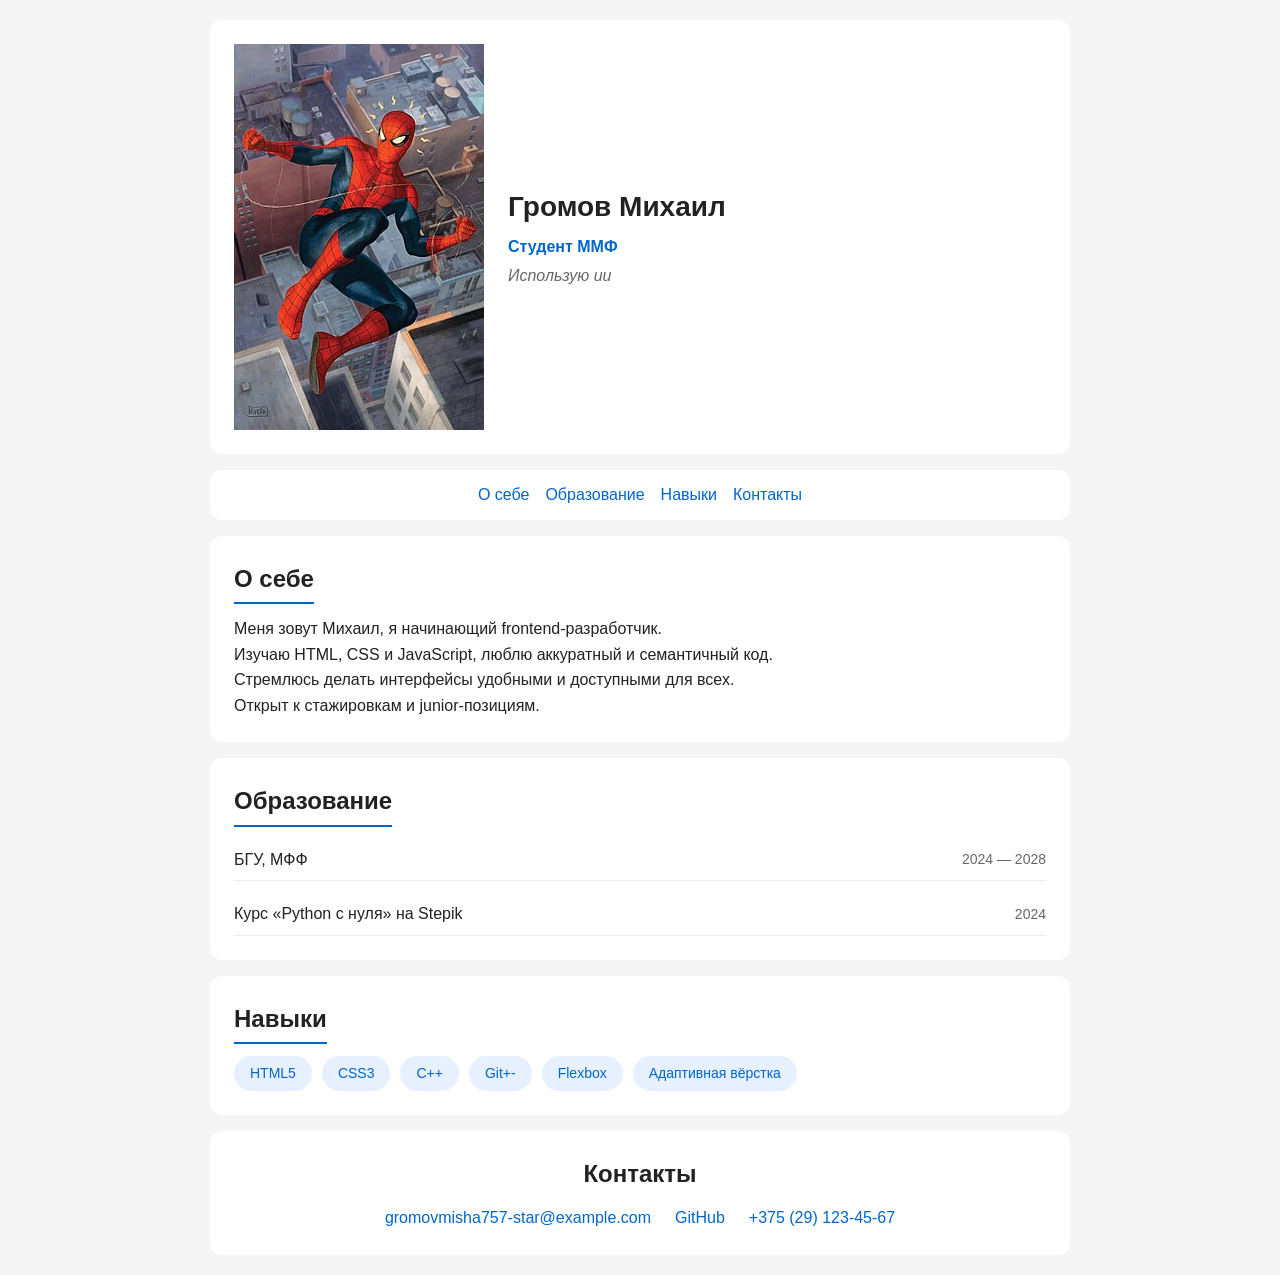
<file: task1/index.html>
<!DOCTYPE html>
<html lang="ru">
<head>
    <meta charset="utf-8">
    <meta name="viewport" content="width=device-width, initial-scale=1.0">
    <title>Резюме — Громов Михаил</title>
    <link rel="stylesheet" href="style.css">
</head>
<body>

    <header class="header">
        <img src="img/avatar.jpg">
        <div class="header-info">
            <h1>Громов Михаил</h1>
            <p class="position">Студент ММФ</p>
            <p class="slogan">Использую ии</p>
        </div>
    </header>

    <nav class="nav">
        <a href="#about">О себе</a>
        <a href="#education">Образование</a>
        <a href="#skills">Навыки</a>
        <a href="#contacts">Контакты</a>
    </nav>

    <main>

        <section id="about" class="section">
            <h2>О себе</h2>
            <article>
                <p>Меня зовут Михаил, я начинающий frontend-разработчик.</p>
                <p>Изучаю HTML, CSS и JavaScript, люблю аккуратный и семантичный код.</p>
                <p>Стремлюсь делать интерфейсы удобными и доступными для всех.</p>
                <p>Открыт к стажировкам и junior-позициям.</p>
            </article>
        </section>

        <section id="education" class="section">
            <h2>Образование</h2>
            <ul class="education-list">
                <li>
                    <span class="edu-place">БГУ, МФФ</span>
                    <span class="edu-years">2024 — 2028</span>
                </li>
                <li>
                    <span class="edu-place">Курс «Python с нуля» на Stepik</span>
                    <span class="edu-years">2024</span>
                </li>
            </ul>
        </section>

        <section id="skills" class="section">
            <h2>Навыки</h2>
            <div class="skills">
                <span class="skill">HTML5</span>
                <span class="skill">CSS3</span>
                <span class="skill">C++</span>
                <span class="skill">Git+-</span>
                <span class="skill">Flexbox</span>
                <span class="skill">Адаптивная вёрстка</span>
            </div>
        </section>

    </main>

    <footer id="contacts" class="footer">
        <h2>Контакты</h2>
        <div class="contacts">
            <a href="mailto:mikhail@example.com">gromovmisha757-star@example.com</a>
            <a href="https://github.com/gromovmisha757-star" target="_blank" rel="noopener">GitHub</a>
            <a href="tel:+375291234567">+375 (29) 123-45-67</a>
        </div>
    </footer>

</body>
</html>
</file>
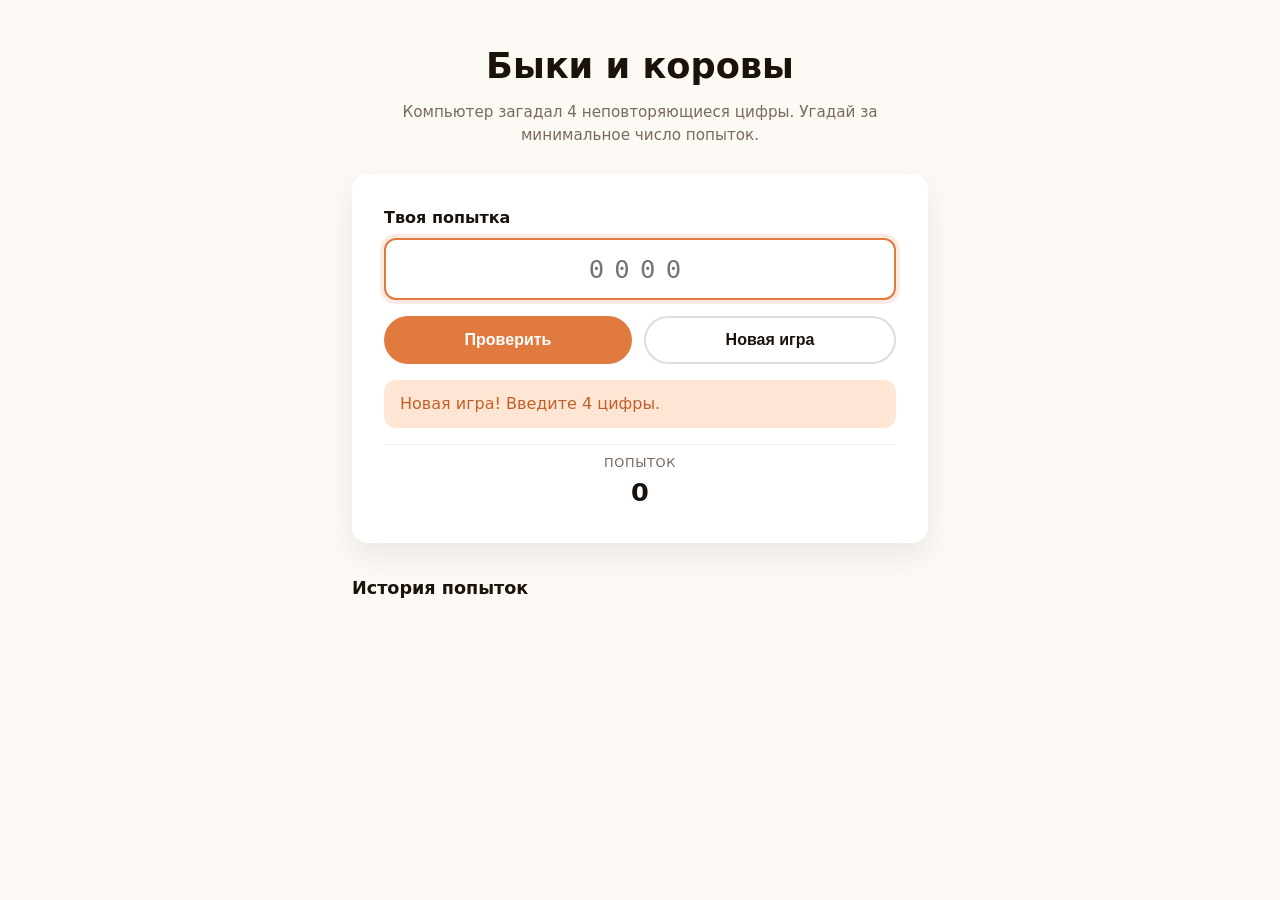
<file: task3/index.html>
<!DOCTYPE html>
<html lang="ru">
<head>
  <meta charset="utf-8">
  <meta name="viewport" content="width=device-width, initial-scale=1">
  <title>Быки и коровы</title>
  <link rel="stylesheet" href="style.css">
</head>
<body>

  <main class="game">
    <header class="game__header">
      <h1 class="game__title">Быки и коровы</h1>
      <p class="game__subtitle">
        Компьютер загадал 4 неповторяющиеся цифры.
        Угадай за минимальное число попыток.
      </p>
    </header>

    <section class="game__panel">
      <label class="field">
        <span class="field__label">Твоя попытка</span>
        <input
          type="text"
          id="guess-input"
          class="field__input"
          maxlength="4"
          inputmode="numeric"
          autocomplete="off"
          placeholder="0000">
      </label>

      <div class="game__buttons">
        <button type="button" id="check-btn" class="btn btn--primary">Проверить</button>
        <button type="button" id="new-btn" class="btn btn--ghost">Новая игра</button>
      </div>

      <p class="game__message" id="message"></p>

      <div class="stats">
        <div class="stats__item">
          <span class="stats__label">Попыток</span>
          <span class="stats__value" id="attempts">0</span>
        </div>
      </div>
    </section>

    <section class="history">
      <h2 class="history__title">История попыток</h2>
      <ul class="history__list" id="history"></ul>
    </section>
  </main>

  <script src="script.js"></script>
</body>
</html>
</file>
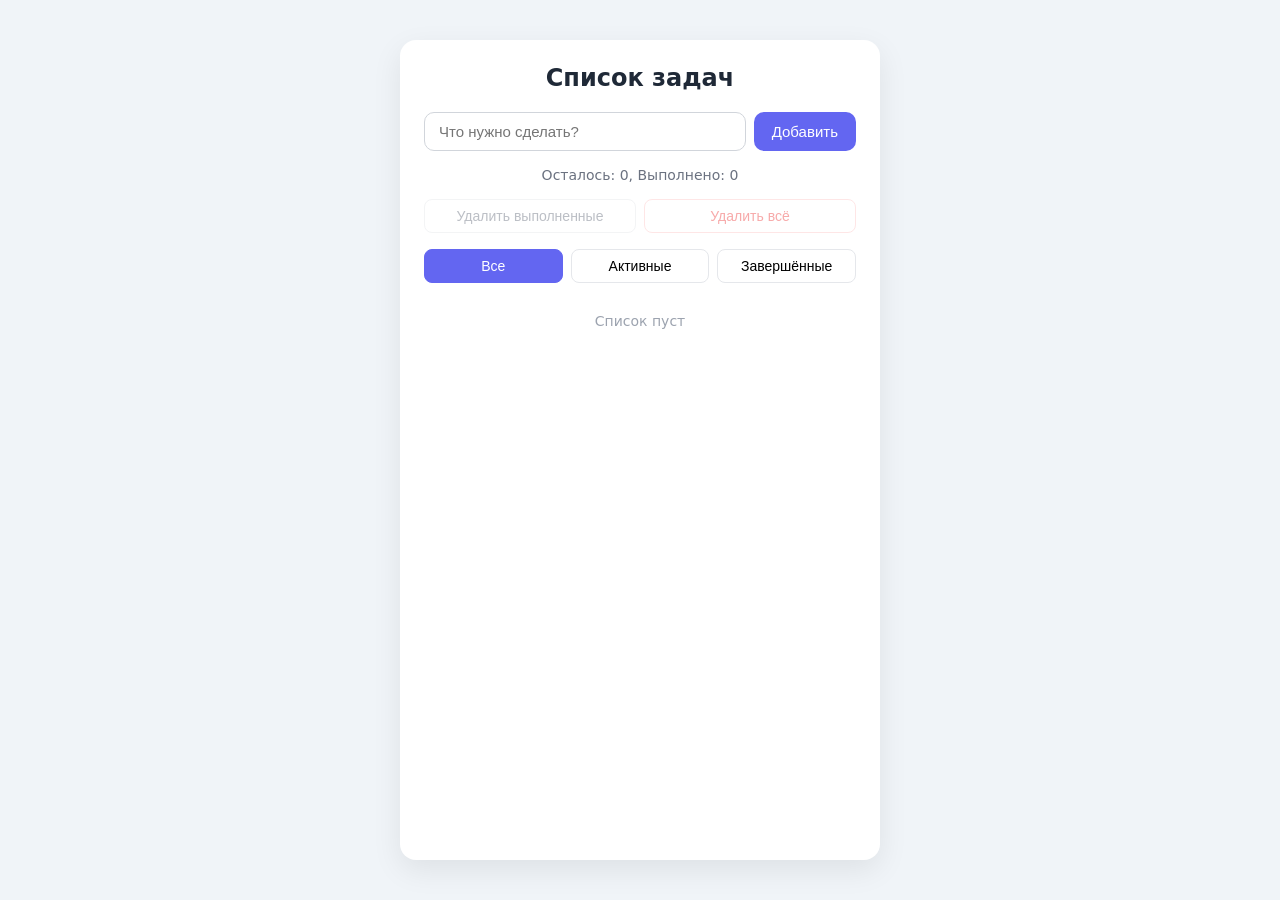
<file: task4/index.html>
<!DOCTYPE html>
<html lang="ru">
<head>
  <meta charset="utf-8">
  <meta name="viewport" content="width=device-width, initial-scale=1">
  <title>Todo-list</title>
  <link rel="stylesheet" href="style.css">
  <script src="script.js" defer></script>
</head>
<body>
  <main class="app">
    <h1>Список задач</h1>

    <form class="add-form" id="add-form">
      <input type="text" id="task-input" placeholder="Что нужно сделать?" autocomplete="off">
      <button type="submit">Добавить</button>
    </form>

    <p class="stats" id="stats">Осталось: 0, Выполнено: 0</p>

    <div class="bulk-actions" id="bulk-actions">
      <button type="button" class="bulk-btn" id="clear-completed">Удалить выполненные</button>
      <button type="button" class="bulk-btn bulk-btn--danger" id="clear-all">Удалить всё</button>
    </div>

    <div class="filters" id="filters">
      <button class="filter active" data-filter="all">Все</button>
      <button class="filter" data-filter="active">Активные</button>
      <button class="filter" data-filter="completed">Завершённые</button>
    </div>

    <ul class="task-list" id="task-list"></ul>
    <p class="empty" id="empty" hidden>Список пуст</p>
  </main>
</body>
</html>
</file>
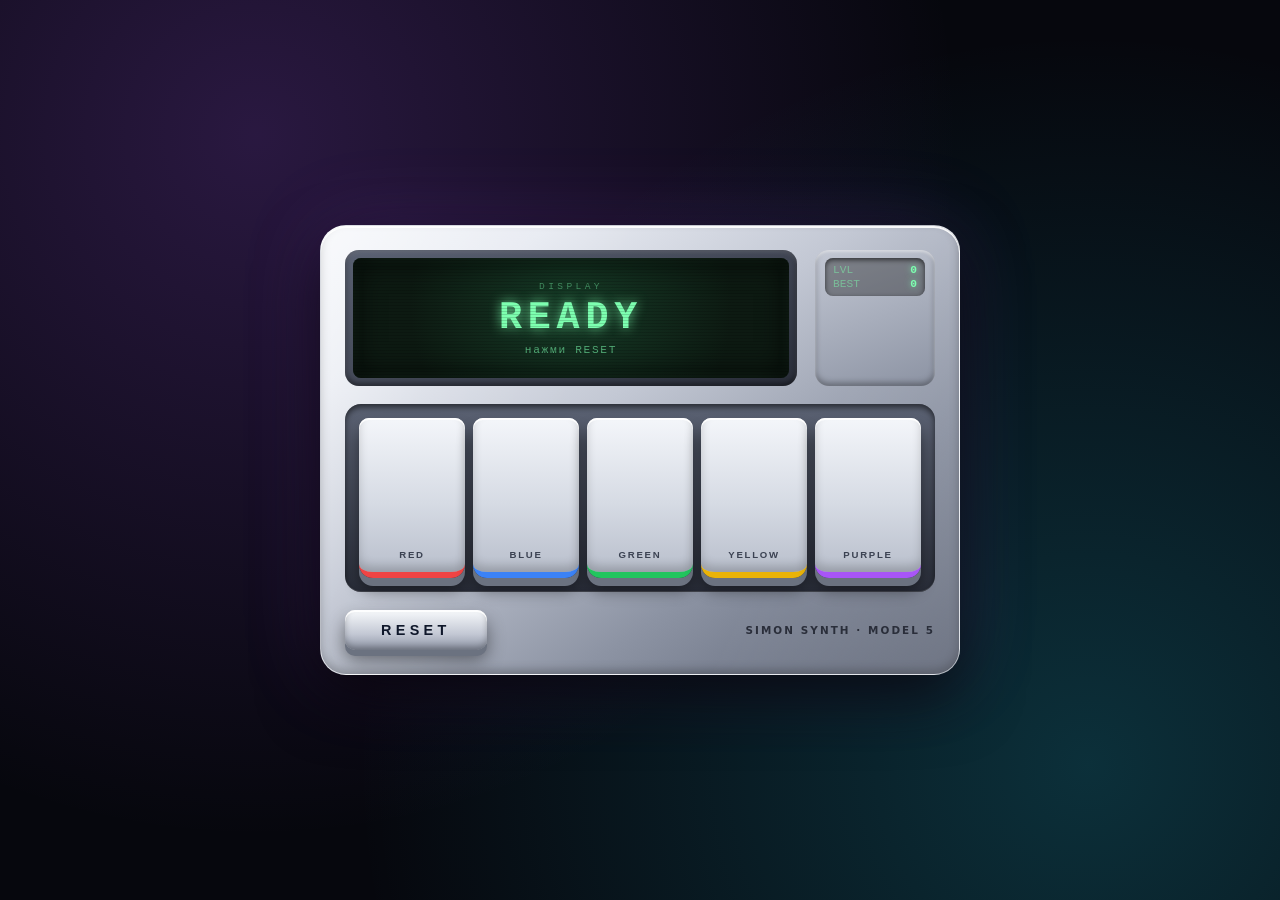
<file: task5/index.html>
<!DOCTYPE html>
<html lang="ru">
<head>
  <meta charset="utf-8">
  <meta name="viewport" content="width=device-width, initial-scale=1">
  <title>Simon Synthesizer</title>
  <link rel="stylesheet" href="style.css">
</head>
<body>
  <main class="room">
    <div class="synth">

      <div class="synth__top">
        <div class="synth__screen-wrap">
          <div class="synth__screen" id="screen">
            <span class="screen__label">DISPLAY</span>
            <span class="screen__color" id="screenColor">READY</span>
            <span class="screen__sub" id="screenSub">нажми RESET</span>
          </div>
        </div>

        <div class="synth__controls">
          <div class="hud-block">
            <div class="hud-block__row">
              <span class="hud-block__label">LVL</span>
              <span class="hud-block__value" id="level">0</span>
            </div>
            <div class="hud-block__row">
              <span class="hud-block__label">BEST</span>
              <span class="hud-block__value" id="best">0</span>
            </div>
          </div>
        </div>
      </div>

      <div class="synth__keybed" id="keybed">
        <button class="key key--red"    data-index="0" data-color="RED">
          <span class="key__top"></span>
          <span class="key__label">RED</span>
        </button>
        <button class="key key--blue"   data-index="1" data-color="BLUE">
          <span class="key__top"></span>
          <span class="key__label">BLUE</span>
        </button>
        <button class="key key--green"  data-index="2" data-color="GREEN">
          <span class="key__top"></span>
          <span class="key__label">GREEN</span>
        </button>
        <button class="key key--yellow" data-index="3" data-color="YELLOW">
          <span class="key__top"></span>
          <span class="key__label">YELLOW</span>
        </button>
        <button class="key key--purple" data-index="4" data-color="PURPLE">
          <span class="key__top"></span>
          <span class="key__label">PURPLE</span>
        </button>
      </div>

      <div class="synth__bottom">
        <button class="start-btn" id="startBtn">RESET</button>
        <span class="synth__brand">SIMON&nbsp;SYNTH&nbsp;·&nbsp;MODEL&nbsp;5</span>
      </div>

    </div>
  </main>

  <script src="script.js" defer></script>
</body>
</html>
</file>
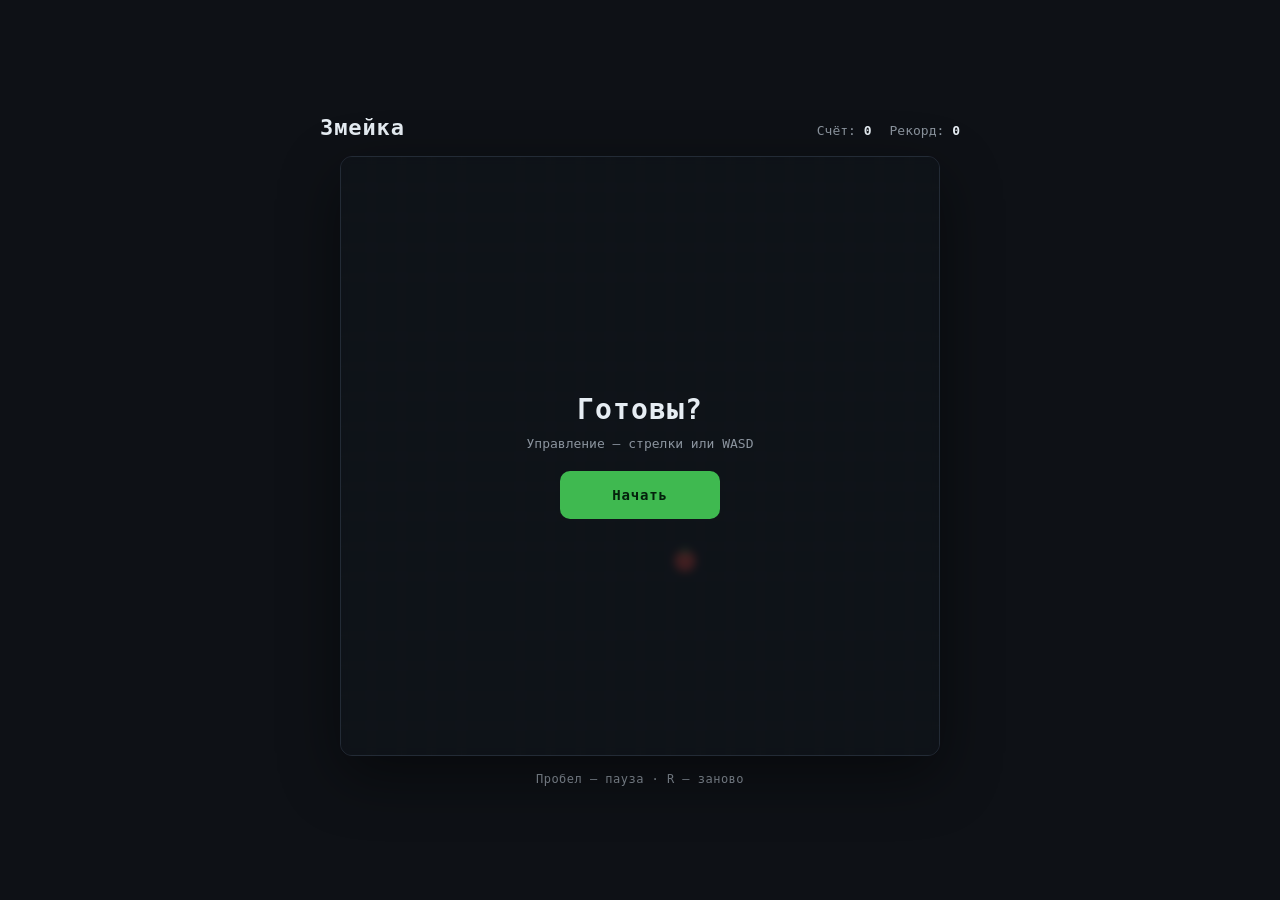
<file: task6/index.html>
<!DOCTYPE html>
<html lang="ru">
<head>
  <meta charset="utf-8">
  <meta name="viewport" content="width=device-width, initial-scale=1">
  <meta name="theme-color" content="#0e1116">
  <title>Змейка</title>
  <link rel="stylesheet" href="style.css">
</head>
<body>
  <main class="app">
    <header class="app__head">
      <h1 class="app__title">Змейка</h1>
      <div class="app__hud">
        <span>Счёт: <b id="score">0</b></span>
        <span>Рекорд: <b id="best">0</b></span>
      </div>
    </header>

    <div class="stage">
      <canvas id="game" width="600" height="600"></canvas>

      <div class="overlay" id="overlay">
        <div class="overlay__title" id="overlayTitle">Готовы?</div>
        <div class="overlay__text" id="overlayText">Управление — стрелки или WASD</div>
        <button class="overlay__btn" id="startBtn" type="button">Начать</button>
      </div>
    </div>

    <p class="app__hint">Пробел — пауза · R — заново</p>
  </main>

  <script src="script.js"></script>
</body>
</html>
</file>
<file: task1/style.css>
* {
    margin: 0;
    padding: 0;
    box-sizing: border-box;
}

body {
    font-family: 'Segoe UI', Arial, sans-serif;
    line-height: 1.6;
    color: #222;
    background: #f5f5f5;
    max-width: 900px;
    margin: 0 auto;
    padding: 20px;
}

/* === Header === */
.header {
    display: flex;
    align-items: center;
    gap: 24px;
    background: #fff;
    padding: 24px;
    border-radius: 12px;
    margin-bottom: 16px;
    flex-wrap: wrap;
}

.avatar {
    width: 120px;
    height: 120px;
    border-radius: 50%;
    object-fit: cover;
    flex-shrink: 0;
}

.header-info {
    display: flex;
    flex-direction: column;
    gap: 4px;
}

.header-info h1 {
    font-size: 28px;
}

.position {
    color: #0066cc;
    font-weight: 600;
}

.slogan {
    color: #666;
    font-style: italic;
}

/* === Nav === */
.nav {
    display: flex;
    justify-content: center;
    flex-wrap: wrap;
    gap: 16px;
    background: #fff;
    padding: 12px 20px;
    border-radius: 12px;
    margin-bottom: 16px;
}

.nav a {
    color: #0066cc;
    text-decoration: none;
    font-weight: 500;
    transition: color 0.2s;
}

.nav a:hover {
    color: #003d80;
    text-decoration: underline;
}

/* === Sections === */
.section {
    background: #fff;
    padding: 24px;
    border-radius: 12px;
    margin-bottom: 16px;
}

.section h2 {
    margin-bottom: 12px;
    border-bottom: 2px solid #0066cc;
    display: inline-block;
    padding-bottom: 4px;
}

/* === Education === */
.education-list {
    list-style: none;
    display: flex;
    flex-direction: column;
    gap: 12px;
}

.education-list li {
    display: flex;
    justify-content: space-between;
    align-items: center;
    gap: 16px;
    flex-wrap: wrap;
    padding: 8px 0;
    border-bottom: 1px solid #eee;
}

.edu-years {
    color: #666;
    font-size: 14px;
}

/* === Skills === */
.skills {
    display: flex;
    flex-wrap: wrap;
    gap: 10px;
}

.skill {
    display: inline-block;
    padding: 6px 16px;
    background: #e6f0ff;
    color: #0066cc;
    border-radius: 20px;
    font-size: 14px;
    font-weight: 500;
}

/* === Footer === */
.footer {
    background: #fff;
    padding: 24px;
    border-radius: 12px;
    text-align: center;
}

.footer h2 {
    margin-bottom: 12px;
}

.contacts {
    display: flex;
    justify-content: center;
    flex-wrap: wrap;
    gap: 24px;
}

.contacts a {
    color: #0066cc;
    text-decoration: none;
    transition: color 0.2s;
}

.contacts a:hover {
    color: #003d80;
    text-decoration: underline;
}
</file>
<file: task3/style.css>
*, *::before, *::after { box-sizing: border-box; }

:root {
  --bg: #fdf9f4;
  --surface: #fff;
  --dark: #1a120b;
  --text: #3a2d22;
  --muted: #7a6a5c;
  --primary: #e07a3f;
  --primary-dark: #c25f28;
  --success: #22a06b;
  --danger: #d64545;
  --peach: #ffe6d4;
  --radius: 16px;
  --t: 0.25s ease;
}

body {
  margin: 0;
  font-family: "Inter", system-ui, sans-serif;
  background: var(--bg);
  color: var(--text);
  line-height: 1.5;
}

.game {
  max-width: 640px;
  margin: 0 auto;
  padding: 24px 20px 60px;
}

.game__header { text-align: center; margin-bottom: 28px; }

.game__title {
  font-size: clamp(1.6rem, 4vw, 2.2rem);
  margin: 0 0 8px;
  color: var(--dark);
}

.game__subtitle {
  color: var(--muted);
  margin: 0;
  font-size: .95rem;
}

.game__panel {
  background: var(--surface);
  border-radius: var(--radius);
  padding: 24px;
  box-shadow: 0 12px 32px rgba(26,18,11,.08);
  display: flex;
  flex-direction: column;
  gap: 16px;
}

.field { display: flex; flex-direction: column; gap: 8px; }
.field__label { font-weight: 600; color: var(--dark); }

.field__input {
  width: 100%;
  min-height: 52px;
  padding: 14px 18px;
  font-size: 1.6rem;
  letter-spacing: .4em;
  text-align: center;
  color: var(--dark);
  background: #faf6f1;
  border: 2px solid transparent;
  border-radius: 12px;
  transition: border-color var(--t), background var(--t), box-shadow var(--t);
  font-family: ui-monospace, monospace;
}

.field__input:hover { background: #f5efe8; }

.field__input:focus {
  outline: none;
  background: #fff;
  border-color: var(--primary);
  box-shadow: 0 0 0 4px rgba(224,122,63,.15);
}

.field__input:disabled { opacity: .6; cursor: not-allowed; }

.game__buttons { display: flex; flex-wrap: wrap; gap: 12px; }

.btn {
  flex: 1;
  min-width: 140px;
  min-height: 48px;
  padding: 12px 24px;
  font-size: 1rem;
  font-weight: 600;
  border: none;
  border-radius: 100px;
  cursor: pointer;
  transition: transform var(--t), background var(--t), border-color var(--t);
}

.btn--primary { background: var(--primary); color: #fff; }
.btn--primary:hover { background: var(--primary-dark); transform: translateY(-2px); }

.btn--ghost {
  background: transparent;
  color: var(--dark);
  border: 2px solid rgba(26,18,11,.14);
}
.btn--ghost:hover { border-color: var(--dark); transform: translateY(-2px); }

.btn:disabled { opacity: .5; cursor: not-allowed; transform: none !important; }

.game__message {
  margin: 0;
  padding: 12px 16px;
  border-radius: 12px;
  font-weight: 500;
  display: none;
}
.game__message:not(:empty) { display: block; }
.game__message--error   { background: #fde8e8; color: var(--danger); }
.game__message--success { background: #e5f6ec; color: var(--success); }
.game__message--info    { background: var(--peach); color: var(--primary-dark); }

.stats {
  display: flex;
  justify-content: center;
  padding-top: 8px;
  border-top: 1px solid rgba(26,18,11,.06);
}

.stats__item { display: flex; flex-direction: column; align-items: center; }
.stats__label {
  font-size: .8rem;
  color: var(--muted);
  text-transform: uppercase;
  letter-spacing: .05em;
}
.stats__value {
  font-size: 1.6rem;
  font-weight: 700;
  color: var(--dark);
}

.history { margin-top: 32px; }
.history__title { font-size: 1.1rem; margin: 0 0 12px; color: var(--dark); }
.history__list {
  list-style: none;
  margin: 0;
  padding: 0;
  display: flex;
  flex-direction: column;
  gap: 8px;
}

.history__item {
  display: flex;
  justify-content: space-between;
  align-items: center;
  gap: 12px;
  padding: 12px 16px;
  background: var(--surface);
  border-radius: 12px;
  box-shadow: 0 2px 8px rgba(26,18,11,.05);
  animation: fade-in .3s ease;
}

.history__guess {
  font-family: ui-monospace, monospace;
  font-size: 1.1rem;
  font-weight: 700;
  letter-spacing: .3em;
  color: var(--dark);
}

.history__result { font-size: .95rem; color: var(--muted); }
.history__result strong { color: var(--dark); }

@keyframes fade-in {
  from { opacity: 0; transform: translateY(-4px); }
  to   { opacity: 1; transform: translateY(0); }
}

@media (min-width: 600px) {
  .game { padding: 40px 32px 80px; }
  .game__panel { padding: 32px; }
}
</file>
<file: task4/style.css>
* { box-sizing: border-box; }

body {
  margin: 0;
  min-height: 100vh;
  font-family: system-ui, -apple-system, "Segoe UI", Roboto, sans-serif;
  background: #f0f4f8;
  color: #1f2937;
  display: flex;
  justify-content: center;
  padding: 40px 16px;
}

.app {
  width: 100%;
  max-width: 480px;
  background: #fff;
  border-radius: 16px;
  padding: 24px;
  box-shadow: 0 10px 30px rgba(0, 0, 0, 0.08);
}

h1 {
  margin: 0 0 20px;
  font-size: 24px;
  text-align: center;
}

/* Форма добавления */
.add-form {
  display: flex;
  gap: 8px;
}

.add-form input {
  flex: 1;
  padding: 10px 14px;
  border: 1px solid #d1d5db;
  border-radius: 10px;
  font-size: 15px;
  outline: none;
  transition: border-color 0.2s;
}

.add-form input:focus {
  border-color: #6366f1;
}

.add-form button {
  padding: 10px 18px;
  border: none;
  border-radius: 10px;
  background: #6366f1;
  color: #fff;
  font-size: 15px;
  cursor: pointer;
  transition: background 0.2s;
}

.add-form button:hover {
  background: #4f46e5;
}

/* Счётчик */
.stats {
  margin: 16px 0;
  text-align: center;
  font-size: 14px;
  color: #6b7280;
}

/* Массовые действия */
.bulk-actions {
  display: flex;
  gap: 8px;
  margin-bottom: 16px;
}

.bulk-btn {
  flex: 1;
  padding: 8px;
  border: 1px solid #e5e7eb;
  border-radius: 8px;
  background: #fff;
  font-size: 14px;
  color: #6b7280;
  cursor: pointer;
  transition: all 0.2s;
}

.bulk-btn:hover {
  border-color: #ef4444;
  color: #ef4444;
}

.bulk-btn--danger {
  color: #ef4444;
  border-color: #fecaca;
}

.bulk-btn--danger:hover {
  background: #ef4444;
  border-color: #ef4444;
  color: #fff;
}

.bulk-btn:disabled {
  opacity: 0.45;
  cursor: not-allowed;
  pointer-events: none;
}

/* Фильтры */
.filters {
  display: flex;
  gap: 8px;
  margin-bottom: 16px;
}

.filter {
  flex: 1;
  padding: 8px;
  border: 1px solid #e5e7eb;
  border-radius: 8px;
  background: #fff;
  font-size: 14px;
  cursor: pointer;
  transition: all 0.2s;
}

.filter:hover {
  border-color: #6366f1;
  color: #6366f1;
}

.filter.active {
  background: #6366f1;
  border-color: #6366f1;
  color: #fff;
}

/* Список задач */
.task-list {
  list-style: none;
  margin: 0;
  padding: 0;
  display: flex;
  flex-direction: column;
  gap: 8px;
}

.task-item {
  display: flex;
  align-items: center;
  gap: 10px;
  padding: 12px 14px;
  background: #f9fafb;
  border: 1px solid #e5e7eb;
  border-radius: 10px;
}

.task-item input[type="checkbox"] {
  width: 18px;
  height: 18px;
  cursor: pointer;
  flex-shrink: 0;
}

.task-text {
  flex: 1;
  font-size: 15px;
  word-break: break-word;
}

.task-item.completed .task-text {
  text-decoration: line-through;
  opacity: 0.6;
}

.task-delete {
  border: none;
  background: transparent;
  color: #ef4444;
  font-size: 14px;
  cursor: pointer;
  padding: 4px 8px;
  border-radius: 6px;
  transition: background 0.2s;
}

.task-delete:hover {
  background: #fee2e2;
}

.empty {
  text-align: center;
  color: #9ca3af;
  font-size: 14px;
}
</file>
<file: task5/style.css>
* {
  box-sizing: border-box;
  margin: 0;
  padding: 0;
}

:root {
  --bg: #06070d;
  --neon-violet: #a855f7;
  --neon-cyan: #22d3ee;

  --metal-1: #e8ebf2;
  --metal-2: #c3c8d4;
  --metal-3: #8c93a3;
  --metal-4: #5b6273;
  --metal-shadow: #2a2e3a;

  --screen-bg: #0d1a12;
  --screen-text: #7dffb0;

  --text: #e8ecff;
  --muted: #8a91b4;

  --k-red: #ef4444;
  --k-blue: #3b82f6;
  --k-green: #22c55e;
  --k-yellow: #eab308;
  --k-purple: #a855f7;
}

body {
  min-height: 100vh;
  display: flex;
  justify-content: center;
  align-items: center;
  background:
    radial-gradient(circle at 20% 15%, rgba(168, 85, 247, 0.22), transparent 55%),
    radial-gradient(circle at 85% 85%, rgba(34, 211, 238, 0.2), transparent 55%),
    var(--bg);
  color: var(--text);
  font-family: "Segoe UI", system-ui, -apple-system, sans-serif;
  padding: 24px;
  overflow-x: hidden;
}

.room {
  width: 100%;
  display: flex;
  justify-content: center;
}

.synth {
  width: 100%;
  max-width: 640px;
  display: flex;
  flex-direction: column;
  gap: 18px;
  padding: 24px;
  border-radius: 26px;
  background:
    linear-gradient(145deg, #f4f6fa 0%, var(--metal-1) 18%, var(--metal-2) 42%, var(--metal-3) 70%, var(--metal-4) 100%);
  border: 1px solid rgba(255, 255, 255, 0.55);
  box-shadow:
    inset 0 2px 0 rgba(255, 255, 255, 0.9),
    inset 0 -4px 10px rgba(0, 0, 0, 0.25),
    0 24px 60px rgba(0, 0, 0, 0.7),
    0 0 80px rgba(168, 85, 247, 0.18);
  position: relative;
}

.synth::before {
  content: "";
  position: absolute;
  inset: 0;
  border-radius: inherit;
  background: linear-gradient(
    115deg,
    rgba(255, 255, 255, 0.45) 0%,
    rgba(255, 255, 255, 0.08) 22%,
    transparent 40%,
    transparent 70%,
    rgba(255, 255, 255, 0.12) 100%
  );
  pointer-events: none;
}

.synth__top {
  display: flex;
  gap: 18px;
  align-items: stretch;
  position: relative;
  z-index: 1;
}

.synth__screen-wrap {
  flex: 1;
  padding: 8px;
  border-radius: 14px;
  background: linear-gradient(160deg, var(--metal-4), var(--metal-shadow));
  box-shadow:
    inset 0 2px 4px rgba(255, 255, 255, 0.15),
    inset 0 -2px 6px rgba(0, 0, 0, 0.6);
}

.synth__screen {
  height: 120px;
  display: flex;
  flex-direction: column;
  justify-content: center;
  align-items: center;
  gap: 4px;
  border-radius: 8px;
  background:
    radial-gradient(circle at 50% 40%, #163a26, var(--screen-bg) 70%);
  box-shadow:
    inset 0 0 30px rgba(0, 0, 0, 0.9),
    inset 0 0 12px rgba(125, 255, 176, 0.15);
  font-family: "Courier New", monospace;
  text-align: center;
  padding: 10px;
  position: relative;
  overflow: hidden;
}

.synth__screen::after {
  content: "";
  position: absolute;
  inset: 0;
  background: repeating-linear-gradient(
    0deg,
    rgba(0, 0, 0, 0.15) 0px,
    rgba(0, 0, 0, 0.15) 1px,
    transparent 1px,
    transparent 3px
  );
  pointer-events: none;
}

.screen__label {
  font-size: 0.6rem;
  letter-spacing: 0.35em;
  color: rgba(125, 255, 176, 0.45);
}

.screen__color {
  font-size: clamp(1.6rem, 6vw, 2.4rem);
  font-weight: 700;
  letter-spacing: 0.15em;
  color: var(--screen-text);
  text-shadow: 0 0 12px rgba(125, 255, 176, 0.8);
  transition: transform 0.12s ease;
}

.screen__color.pop { animation: screenPop 0.25s ease; }

@keyframes screenPop {
  0%   { transform: scale(0.85); }
  60%  { transform: scale(1.12); }
  100% { transform: scale(1); }
}

.screen__sub {
  font-size: 0.7rem;
  letter-spacing: 0.15em;
  color: rgba(125, 255, 176, 0.6);
}

.synth__controls {
  display: flex;
  flex-direction: column;
  align-items: center;
  justify-content: space-between;
  gap: 10px;
  padding: 8px 10px;
  border-radius: 14px;
  background: linear-gradient(160deg, var(--metal-2), var(--metal-3));
  box-shadow:
    inset 0 2px 3px rgba(255, 255, 255, 0.5),
    inset 0 -3px 6px rgba(0, 0, 0, 0.35);
  min-width: 120px;
}

.knob-block {
  display: flex;
  flex-direction: column;
  align-items: center;
  gap: 4px;
}

.knob-block__label {
  font-size: 0.55rem;
  letter-spacing: 0.25em;
  color: var(--metal-shadow);
  font-weight: 700;
}

.knob {
  width: 58px;
  height: 58px;
  border-radius: 50%;
  display: flex;
  align-items: center;
  justify-content: center;
  cursor: grab;
  background:
    radial-gradient(circle at 35% 30%, #ffffff, var(--metal-2) 35%, var(--metal-4) 80%);
  box-shadow:
    0 6px 12px rgba(0, 0, 0, 0.5),
    inset 0 2px 4px rgba(255, 255, 255, 0.7),
    inset 0 -3px 6px rgba(0, 0, 0, 0.35);
  touch-action: none;
  user-select: none;
}

.knob:active { cursor: grabbing; }

.knob__body {
  width: 44px;
  height: 44px;
  border-radius: 50%;
  background:
    radial-gradient(circle at 40% 30%, #f8fafc, var(--metal-2) 45%, var(--metal-3) 100%);
  box-shadow:
    inset 0 -2px 4px rgba(0, 0, 0, 0.35),
    inset 0 2px 3px rgba(255, 255, 255, 0.8);
  position: relative;
}

.knob__indicator {
  position: absolute;
  top: 4px;
  left: 50%;
  width: 3px;
  height: 14px;
  margin-left: -1.5px;
  border-radius: 2px;
  background: #1f2937;
  transform-origin: 50% 200%;
  transform: rotate(0deg);
  transition: transform 0.05s linear;
}

.knob-block__value {
  font-size: 0.7rem;
  font-weight: 700;
  color: var(--metal-shadow);
}

.hud-block {
  width: 100%;
  display: flex;
  flex-direction: column;
  gap: 2px;
  padding: 6px 8px;
  border-radius: 8px;
  background: rgba(0, 0, 0, 0.35);
  box-shadow: inset 0 2px 5px rgba(0, 0, 0, 0.6);
  font-family: "Courier New", monospace;
}

.hud-block__row {
  display: flex;
  justify-content: space-between;
  font-size: 0.7rem;
}

.hud-block__label { color: rgba(125, 255, 176, 0.5); }

.hud-block__value {
  color: var(--screen-text);
  font-weight: 700;
  text-shadow: 0 0 6px rgba(125, 255, 176, 0.7);
}

.synth__keybed {
  display: flex;
  gap: 8px;
  padding: 14px;
  border-radius: 16px;
  background: linear-gradient(180deg, var(--metal-4), var(--metal-shadow));
  box-shadow:
    inset 0 3px 6px rgba(0, 0, 0, 0.6),
    inset 0 -1px 0 rgba(255, 255, 255, 0.15);
  position: relative;
  z-index: 1;
}

.key {
  flex: 1;
  height: 160px;
  border: none;
  background: transparent;
  padding: 0;
  cursor: pointer;
  position: relative;
  outline: none;
  perspective: 600px;
}

.key__top {
  position: absolute;
  inset: 0;
  border-radius: 10px 10px 14px 14px;
  background: linear-gradient(180deg, #f4f6fa 0%, #d6dbe4 55%, #b9bfcc 100%);
  box-shadow:
    inset 0 2px 0 rgba(255, 255, 255, 0.95),
    inset 0 -6px 10px rgba(0, 0, 0, 0.18),
    0 8px 0 #6b7280,
    0 12px 16px rgba(0, 0, 0, 0.45);
  transition:
    transform 0.08s ease,
    box-shadow 0.08s ease,
    background 0.15s ease;
}

.key--red    .key__top { border-bottom: 6px solid var(--k-red); }
.key--blue   .key__top { border-bottom: 6px solid var(--k-blue); }
.key--green  .key__top { border-bottom: 6px solid var(--k-green); }
.key--yellow .key__top { border-bottom: 6px solid var(--k-yellow); }
.key--purple .key__top { border-bottom: 6px solid var(--k-purple); }

.key__label {
  position: absolute;
  bottom: 18px;
  left: 0;
  right: 0;
  text-align: center;
  font-size: 0.6rem;
  font-weight: 800;
  letter-spacing: 0.18em;
  color: #3b4252;
  pointer-events: none;
  transition: color 0.15s ease, text-shadow 0.15s ease;
}

.key:hover:not(:disabled) .key__top {
  transform: translateY(-2px);
  box-shadow:
    inset 0 2px 0 rgba(255, 255, 255, 0.95),
    inset 0 -6px 10px rgba(0, 0, 0, 0.18),
    0 10px 0 #6b7280,
    0 14px 18px rgba(0, 0, 0, 0.5);
}

.key.active .key__top {
  transform: translateY(6px);
  box-shadow:
    inset 0 2px 0 rgba(255, 255, 255, 0.6),
    inset 0 -3px 6px rgba(0, 0, 0, 0.3),
    0 2px 0 #4b5563,
    0 4px 8px rgba(0, 0, 0, 0.5),
    0 0 26px 6px currentColor;
  background: linear-gradient(180deg, #ffffff 0%, #f1f4f9 60%, #e2e7ef 100%);
}

.key.active .key__label {
  color: #0f172a;
  text-shadow: 0 0 10px rgba(255, 255, 255, 0.9);
}

.key--red.active    { color: var(--k-red); }
.key--blue.active   { color: var(--k-blue); }
.key--green.active  { color: var(--k-green); }
.key--yellow.active { color: var(--k-yellow); }
.key--purple.active { color: var(--k-purple); }

.key:disabled { cursor: default; }

.synth__bottom {
  display: flex;
  align-items: center;
  justify-content: space-between;
  gap: 12px;
  position: relative;
  z-index: 1;
}

.start-btn {
  padding: 12px 36px;
  border: none;
  border-radius: 10px;
  font-weight: 800;
  letter-spacing: 0.3em;
  font-size: 0.9rem;
  cursor: pointer;
  color: #0f172a;
  background: linear-gradient(180deg, #f8fafc, var(--metal-2) 60%, var(--metal-3));
  box-shadow:
    inset 0 2px 0 rgba(255, 255, 255, 0.9),
    inset 0 -3px 6px rgba(0, 0, 0, 0.25),
    0 6px 0 #6b7280,
    0 10px 18px rgba(0, 0, 0, 0.45);
  transition: transform 0.08s ease, box-shadow 0.08s ease;
}

.start-btn:hover {
  transform: translateY(-1px);
  box-shadow:
    inset 0 2px 0 rgba(255, 255, 255, 0.9),
    inset 0 -3px 6px rgba(0, 0, 0, 0.25),
    0 7px 0 #6b7280,
    0 12px 20px rgba(0, 0, 0, 0.5);
}

.start-btn:active {
  transform: translateY(4px);
  box-shadow:
    inset 0 2px 0 rgba(255, 255, 255, 0.6),
    inset 0 -2px 4px rgba(0, 0, 0, 0.3),
    0 2px 0 #4b5563,
    0 4px 10px rgba(0, 0, 0, 0.4);
}

.synth__brand {
  font-size: 0.65rem;
  letter-spacing: 0.2em;
  color: var(--metal-shadow);
  font-weight: 700;
}

@media (max-width: 560px) {
  .synth { padding: 16px; gap: 12px; }
  .synth__top { flex-direction: column; }
  .synth__controls {
    flex-direction: row;
    justify-content: space-between;
    min-width: 0;
  }
  .synth__screen { height: 90px; }
  .key { height: 120px; }
  .key__label { font-size: 0.5rem; bottom: 12px; }
  .synth__bottom { flex-direction: column-reverse; gap: 8px; }
}
</file>
<file: task6/style.css>
*,
*::before,
*::after { box-sizing: border-box; }

:root {
  --bg:     #0e1116;
  --panel:  #161b22;
  --line:   #232b36;
  --text:   #e6edf3;
  --muted:  #8b949e;
  --green:  #3fb950;
  --green-2:#56d364;
  --red:    #f85149;
  --gold:   #e3b341;
}

html, body { height: 100%; }

body {
  margin: 0;
  min-height: 100svh;
  display: grid;
  place-items: center;
  background: var(--bg);
  color: var(--text);
  font-family: ui-monospace, "SF Mono", Menlo, Consolas, monospace;
  padding: 20px 16px;
  -webkit-font-smoothing: antialiased;
  user-select: none;
}

.app {
  display: flex;
  flex-direction: column;
  align-items: center;
  gap: 16px;
  width: 100%;
  max-width: 640px;
}

.app__head {
  width: 100%;
  display: flex;
  justify-content: space-between;
  align-items: baseline;
  gap: 12px;
}

.app__title {
  margin: 0;
  font-size: 22px;
  font-weight: 700;
  letter-spacing: 0.04em;
}

.app__hud {
  display: flex;
  gap: 18px;
  font-size: 13px;
  color: var(--muted);
}

.app__hud b { color: var(--text); }

/* ---------- Сцена ---------- */
.stage {
  position: relative;
  width: 100%;
  aspect-ratio: 1 / 1;
  max-width: 600px;
  border-radius: 12px;
  overflow: hidden;
  background: var(--panel);
  border: 1px solid var(--line);
  box-shadow: 0 20px 60px rgba(0, 0, 0, 0.45);
}

canvas {
  display: block;
  width: 100%;
  height: 100%;
  image-rendering: pixelated;
}

/* ---------- Оверлей ---------- */
.overlay {
  position: absolute;
  inset: 0;
  display: flex;
  flex-direction: column;
  justify-content: center;
  align-items: center;
  gap: 10px;
  padding: 24px;
  background: rgba(14, 17, 22, 0.78);
  backdrop-filter: blur(4px);
  text-align: center;
  transition: opacity 0.2s ease;
}

.overlay.is-hidden { opacity: 0; pointer-events: none; }

.overlay__title {
  font-size: clamp(20px, 4.5vw, 28px);
  font-weight: 700;
  letter-spacing: 0.04em;
}

.overlay__text {
  font-size: 13px;
  color: var(--muted);
  max-width: 320px;
}

.overlay__btn {
  margin-top: 10px;
  min-width: 160px;
  min-height: 48px;
  padding: 12px 28px;
  border: none;
  border-radius: 10px;
  background: var(--green);
  color: #04210c;
  font-family: inherit;
  font-size: 14px;
  font-weight: 700;
  letter-spacing: 0.06em;
  cursor: pointer;
  transition: background 0.15s ease, transform 0.1s ease;
}

.overlay__btn:hover { background: var(--green-2); }
.overlay__btn:active { transform: scale(0.97); }
.overlay__btn:focus-visible { outline: 3px solid var(--gold); outline-offset: 3px; }

.app__hint {
  margin: 0;
  font-size: 12px;
  color: var(--muted);
  letter-spacing: 0.04em;
}
</file>
